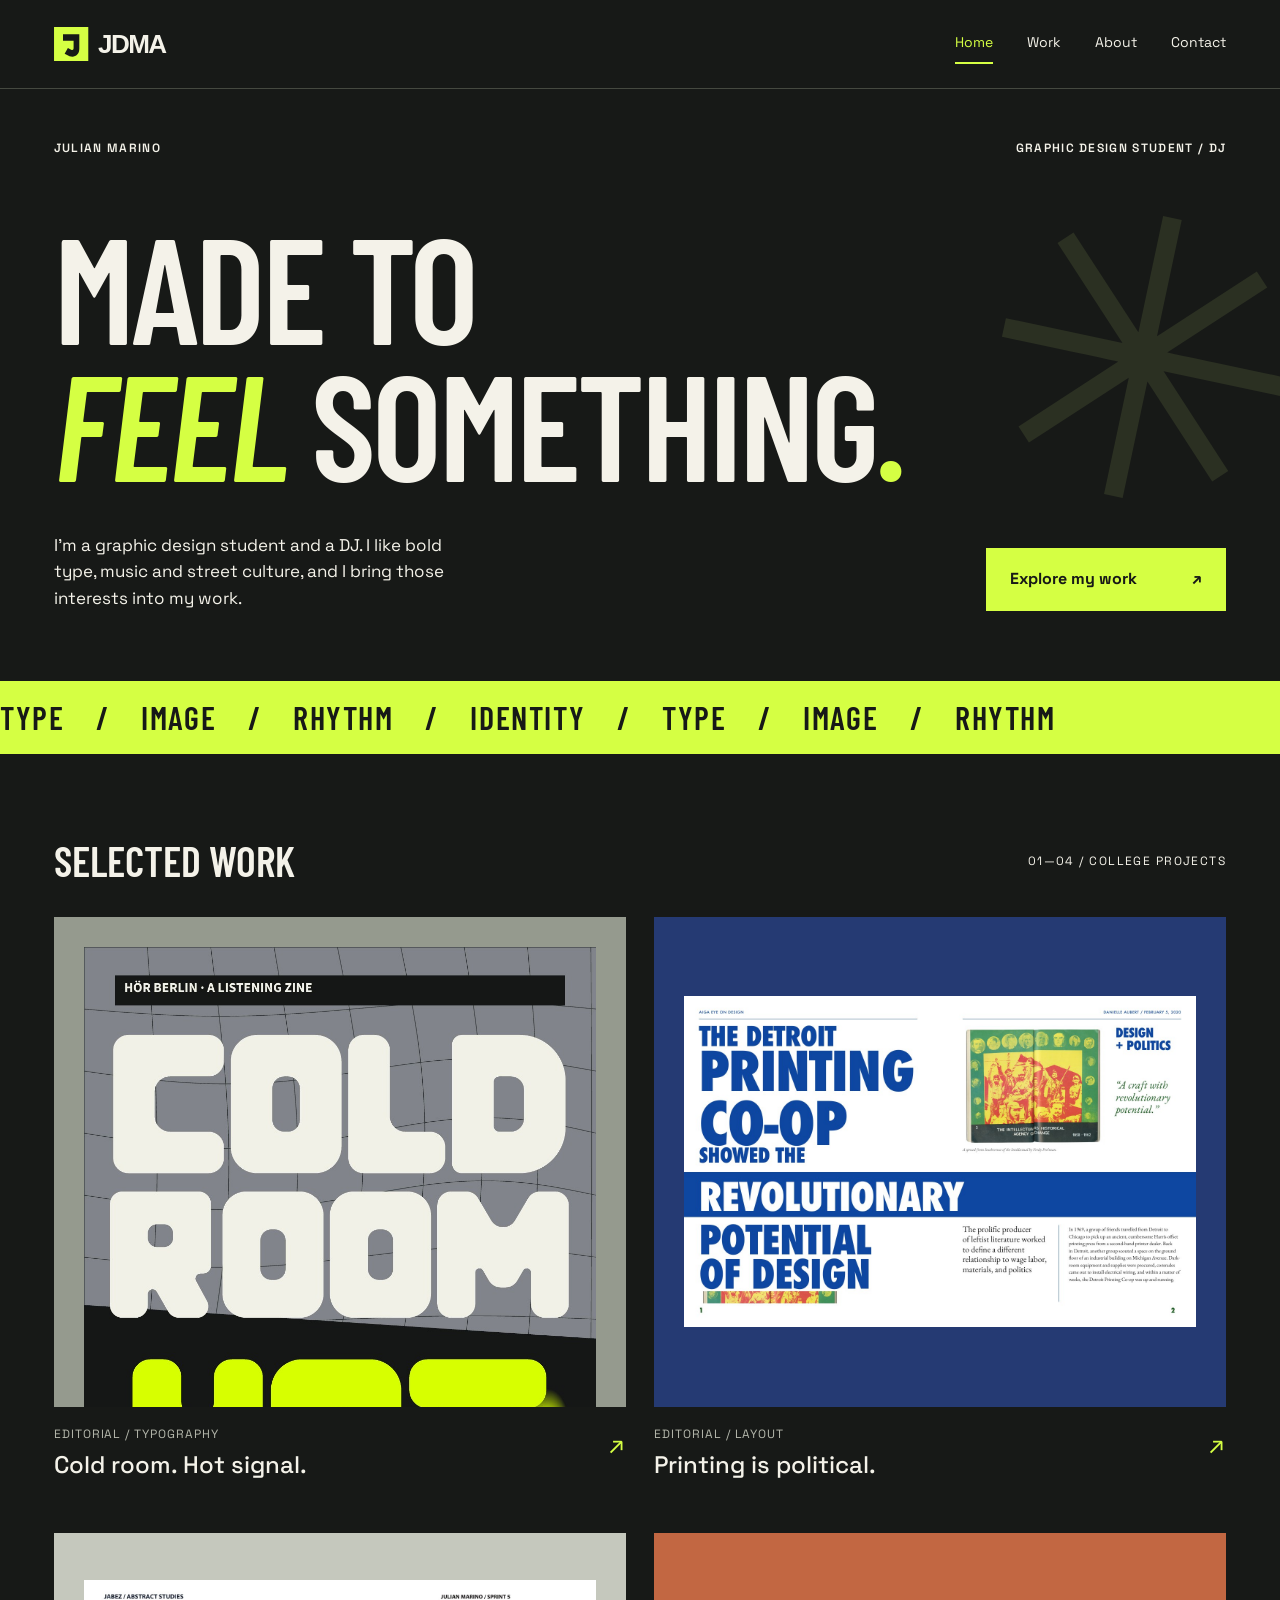
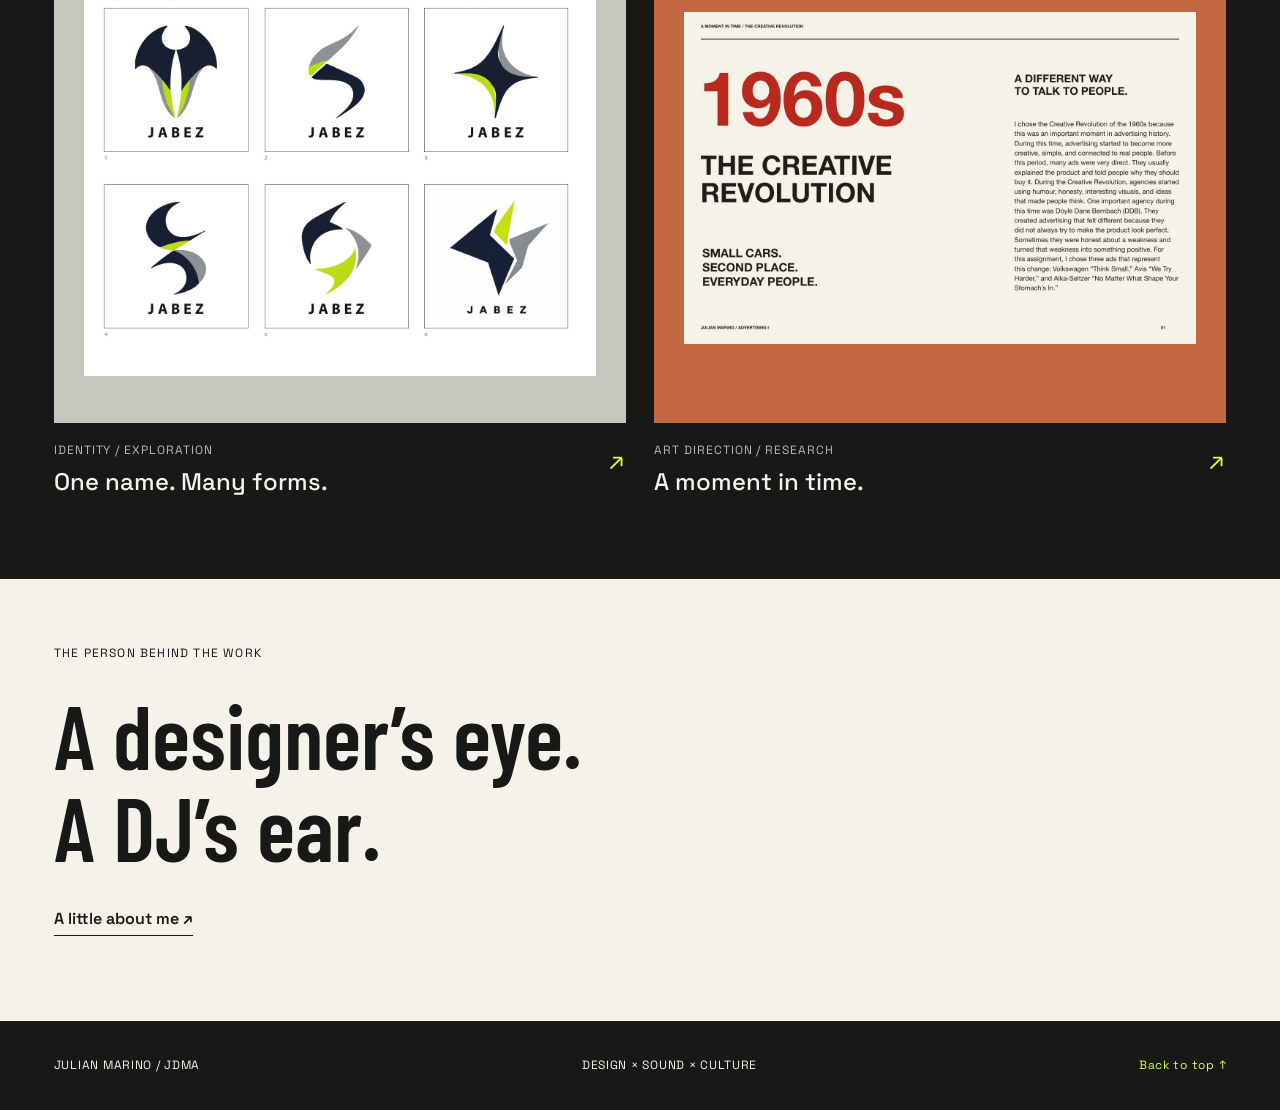
<file: index.html>
<!doctype html><html lang="en"><head><meta charset="utf-8"><meta name="viewport" content="width=device-width, initial-scale=1"><meta name="description" content="Julian Marino — graphic design, typography and visual identity. Selected college projects and explorations."><title>Selected work — Julian Marino</title><link rel="icon" href="assets/jdma-logo.svg" type="image/svg+xml"><link rel="preconnect" href="https://fonts.googleapis.com"><link rel="preconnect" href="https://fonts.gstatic.com" crossorigin><link href="https://fonts.googleapis.com/css2?family=Barlow+Condensed:wght@500;600;700&family=Space+Grotesk:wght@400;500;600;700&display=swap" rel="stylesheet"><link rel="stylesheet" href="style.css"></head><body><a class="skip" href="#main">Skip to content</a><header class="site-header"><a class="brand" href="index.html" aria-label="Julian Marino home"><img src="assets/jdma-logo.svg" width="190" height="42" alt="JDMA"></a><nav aria-label="Main navigation"><a href="index.html" aria-current="page">Home</a><a href="work.html">Work</a><a href="about.html">About</a><a href="contact.html">Contact</a></nav></header><main id="main"><section class="hero" id="top"><div class="eyebrow"><span>JULIAN MARINO</span><span>GRAPHIC DESIGN STUDENT / DJ</span></div><h1>MADE TO<br><span>FEEL</span> SOMETHING<span class="period">.</span></h1><div class="hero-bottom"><p>I’m a graphic design student and a DJ. I like bold type, music and street culture, and I bring those interests into my work.</p><a class="button" href="work.html">Explore my work <span aria-hidden="true">↗</span></a></div><span class="orbit" aria-hidden="true">✳</span></section><div class="ticker" aria-hidden="true">TYPE / IMAGE / RHYTHM / IDENTITY / TYPE / IMAGE / RHYTHM</div><section class="section"><div class="section-heading"><h2>SELECTED WORK</h2><span>01—04 / COLLEGE PROJECTS</span></div><div class="project-grid"><a class="project-card hor" href="work.html#hor"><div class="project-image"><img src="assets/hor.jpg" alt="Cold room. Hot signal. project preview" loading="lazy" width="1000" height="750"></div><div class="project-caption"><span>Editorial / Typography</span><span aria-hidden="true">↗</span><h3>Cold room. Hot signal.</h3></div></a><a class="project-card detroit" href="work.html#detroit"><div class="project-image"><img src="assets/detroit.jpg" alt="Printing is political. project preview" loading="lazy" width="1000" height="750"></div><div class="project-caption"><span>Editorial / Layout</span><span aria-hidden="true">↗</span><h3>Printing is political.</h3></div></a><a class="project-card jabez" href="work.html#jabez"><div class="project-image"><img src="assets/jabez.jpg" alt="One name. Many forms. project preview" loading="lazy" width="1000" height="750"></div><div class="project-caption"><span>Identity / Exploration</span><span aria-hidden="true">↗</span><h3>One name. Many forms.</h3></div></a><a class="project-card advertising" href="work.html#advertising"><div class="project-image"><img src="assets/advertising.jpg" alt="A moment in time. project preview" loading="lazy" width="1000" height="750"></div><div class="project-caption"><span>Art direction / Research</span><span aria-hidden="true">↗</span><h3>A moment in time.</h3></div></a></div></section><section class="closing"><p>THE PERSON BEHIND THE WORK</p><h2>A designer’s eye.<br>A DJ’s ear.</h2><a class="text-link" href="about.html">A little about me ↗</a></section></main><footer class="site-footer"><span>JULIAN MARINO / JDMA</span><span>DESIGN × SOUND × CULTURE</span><a href="#top">Back to top ↑</a></footer></body></html>
</file>
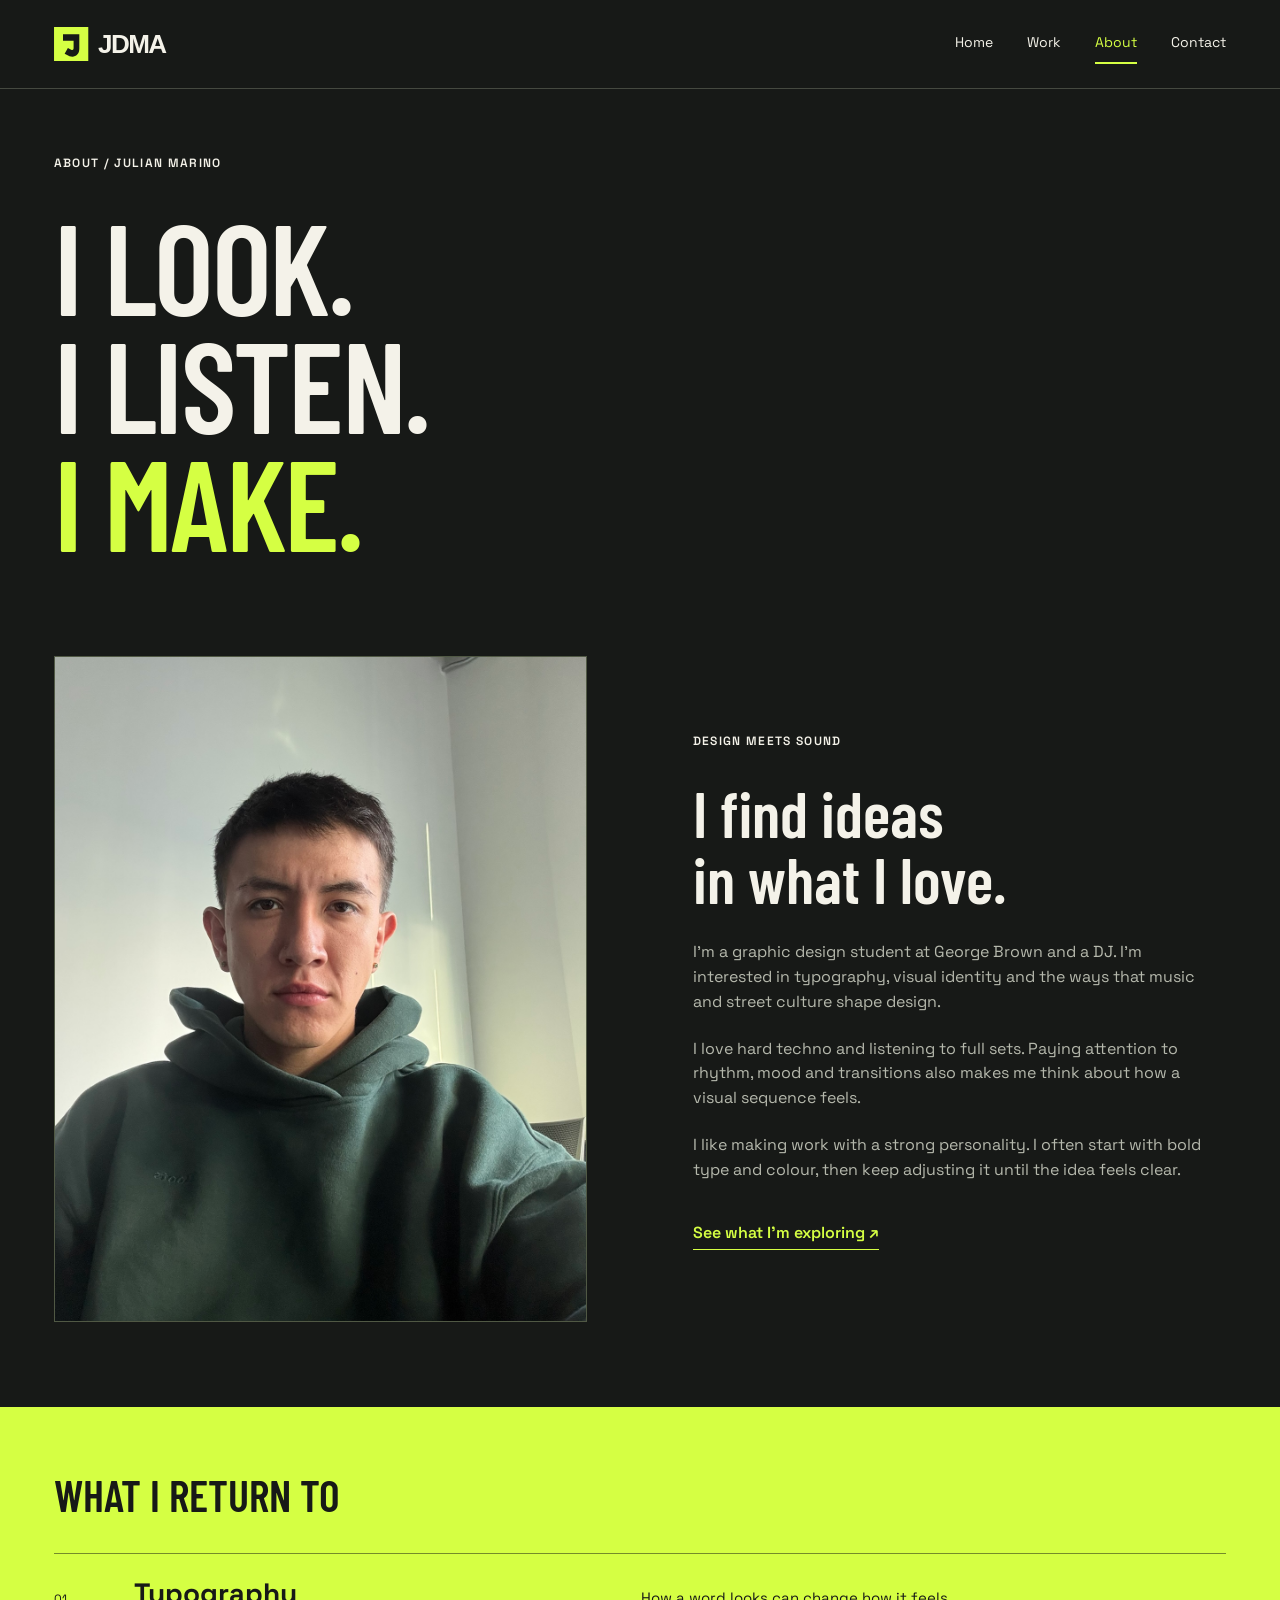
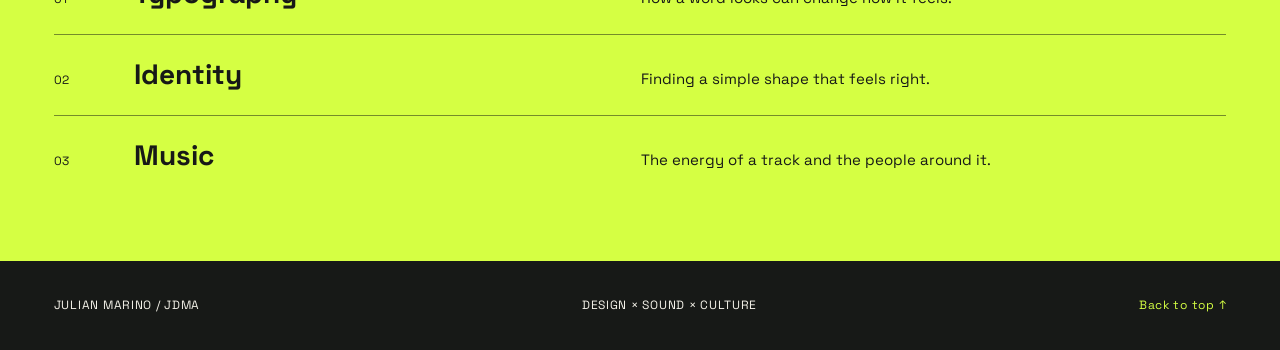
<file: about.html>
<!doctype html><html lang="en"><head><meta charset="utf-8"><meta name="viewport" content="width=device-width, initial-scale=1"><meta name="description" content="Julian Marino — graphic design, typography and visual identity. Selected college projects and explorations."><title>About — Julian Marino</title><link rel="icon" href="assets/jdma-logo.svg" type="image/svg+xml"><link rel="preconnect" href="https://fonts.googleapis.com"><link rel="preconnect" href="https://fonts.gstatic.com" crossorigin><link href="https://fonts.googleapis.com/css2?family=Barlow+Condensed:wght@500;600;700&family=Space+Grotesk:wght@400;500;600;700&display=swap" rel="stylesheet"><link rel="stylesheet" href="style.css"></head><body><a class="skip" href="#main">Skip to content</a><header class="site-header"><a class="brand" href="index.html" aria-label="Julian Marino home"><img src="assets/jdma-logo.svg" width="190" height="42" alt="JDMA"></a><nav aria-label="Main navigation"><a href="index.html">Home</a><a href="work.html">Work</a><a href="about.html" aria-current="page">About</a><a href="contact.html">Contact</a></nav></header><main id="main"><section class="page-intro" id="top"><p class="eyebrow">ABOUT / JULIAN MARINO</p><h1>I LOOK.<br>I LISTEN.<br><span>I MAKE.</span></h1></section><section class="about-grid"><div class="portrait-space"><img src="assets/julian-portrait.jpg" width="1200" height="1600" alt="Portrait of Julian Marino wearing a green hoodie"></div><div class="about-copy"><span class="eyebrow">DESIGN MEETS SOUND</span><h2>I find ideas<br>in what I love.</h2><p>I’m a graphic design student at George Brown and a DJ. I’m interested in typography, visual identity and the ways that music and street culture shape design.</p><p>I love hard techno and listening to full sets. Paying attention to rhythm, mood and transitions also makes me think about how a visual sequence feels.</p><p>I like making work with a strong personality. I often start with bold type and colour, then keep adjusting it until the idea feels clear.</p><a class="text-link" href="work.html">See what I’m exploring ↗</a></div></section><section class="interests"><h2>WHAT I RETURN TO</h2><div><span>01</span><h3>Typography</h3><p>How a word looks can change how it feels.</p></div><div><span>02</span><h3>Identity</h3><p>Finding a simple shape that feels right.</p></div><div><span>03</span><h3>Music</h3><p>The energy of a track and the people around it.</p></div></section></main><footer class="site-footer"><span>JULIAN MARINO / JDMA</span><span>DESIGN × SOUND × CULTURE</span><a href="#top">Back to top ↑</a></footer></body></html>
</file>
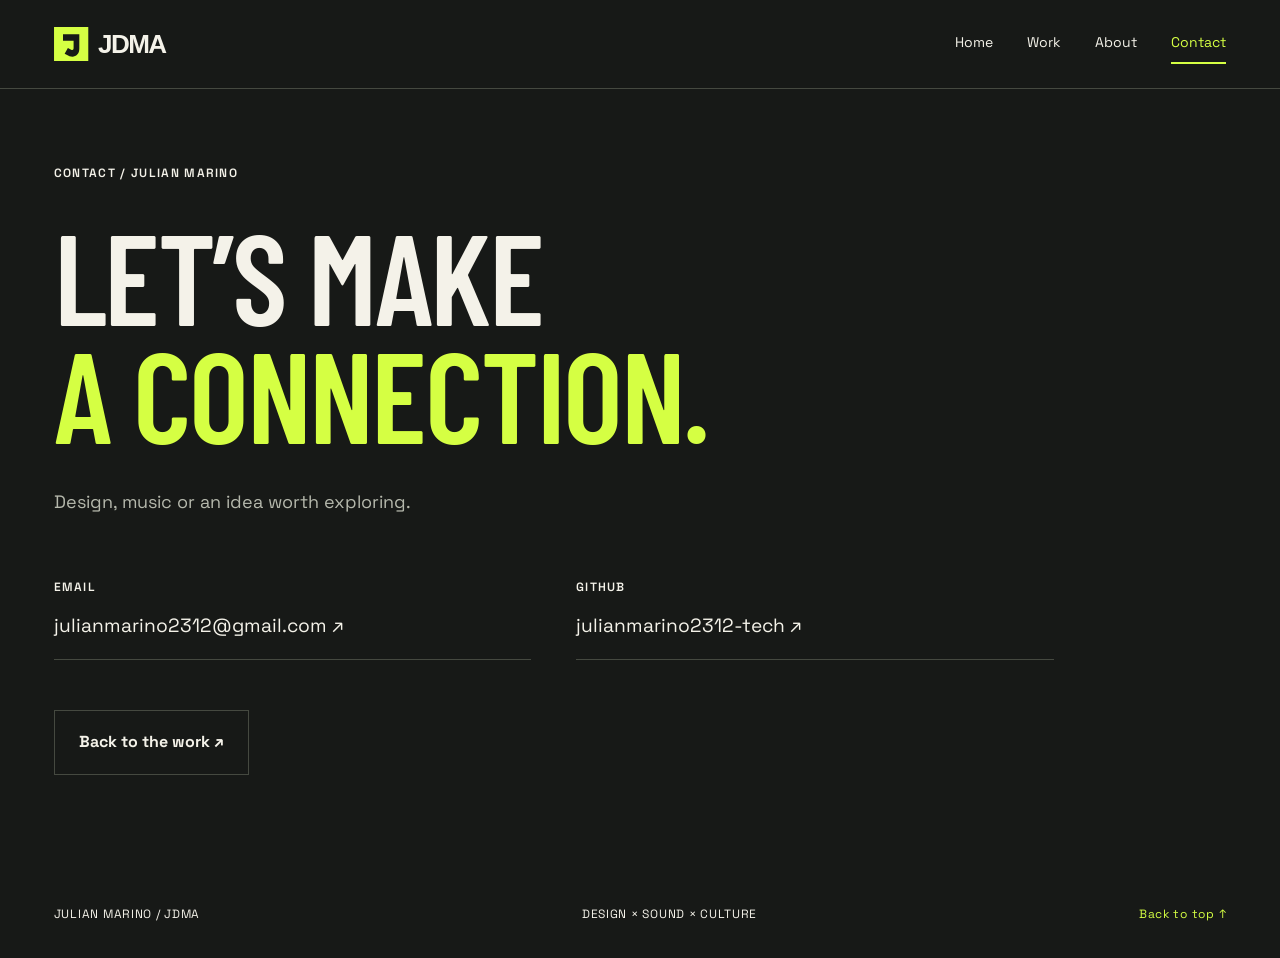
<file: contact.html>
<!doctype html><html lang="en"><head><meta charset="utf-8"><meta name="viewport" content="width=device-width, initial-scale=1"><meta name="description" content="Julian Marino — graphic design, typography and visual identity. Selected college projects and explorations."><title>Contact — Julian Marino</title><link rel="icon" href="assets/jdma-logo.svg" type="image/svg+xml"><link rel="preconnect" href="https://fonts.googleapis.com"><link rel="preconnect" href="https://fonts.gstatic.com" crossorigin><link href="https://fonts.googleapis.com/css2?family=Barlow+Condensed:wght@500;600;700&family=Space+Grotesk:wght@400;500;600;700&display=swap" rel="stylesheet"><link rel="stylesheet" href="style.css"></head><body><a class="skip" href="#main">Skip to content</a><header class="site-header"><a class="brand" href="index.html" aria-label="Julian Marino home"><img src="assets/jdma-logo.svg" width="190" height="42" alt="JDMA"></a><nav aria-label="Main navigation"><a href="index.html">Home</a><a href="work.html">Work</a><a href="about.html">About</a><a href="contact.html" aria-current="page">Contact</a></nav></header><main id="main"><section class="contact-hero" id="top"><p class="eyebrow">CONTACT / JULIAN MARINO</p><h1>LET’S MAKE<br><span>A CONNECTION.</span></h1><p class="intro-copy">Design, music or an idea worth exploring.</p><div class="contact-details"><div><h2>EMAIL</h2><a class="contact-link" href="mailto:julianmarino2312@gmail.com">julianmarino2312@gmail.com ↗</a></div><div><h2>GITHUB</h2><a class="contact-link" href="https://github.com/julianmarino2312-tech">julianmarino2312-tech ↗</a></div></div><a class="button outline" href="work.html">Back to the work ↗</a></section></main><footer class="site-footer"><span>JULIAN MARINO / JDMA</span><span>DESIGN × SOUND × CULTURE</span><a href="#top">Back to top ↑</a></footer></body></html>
</file>
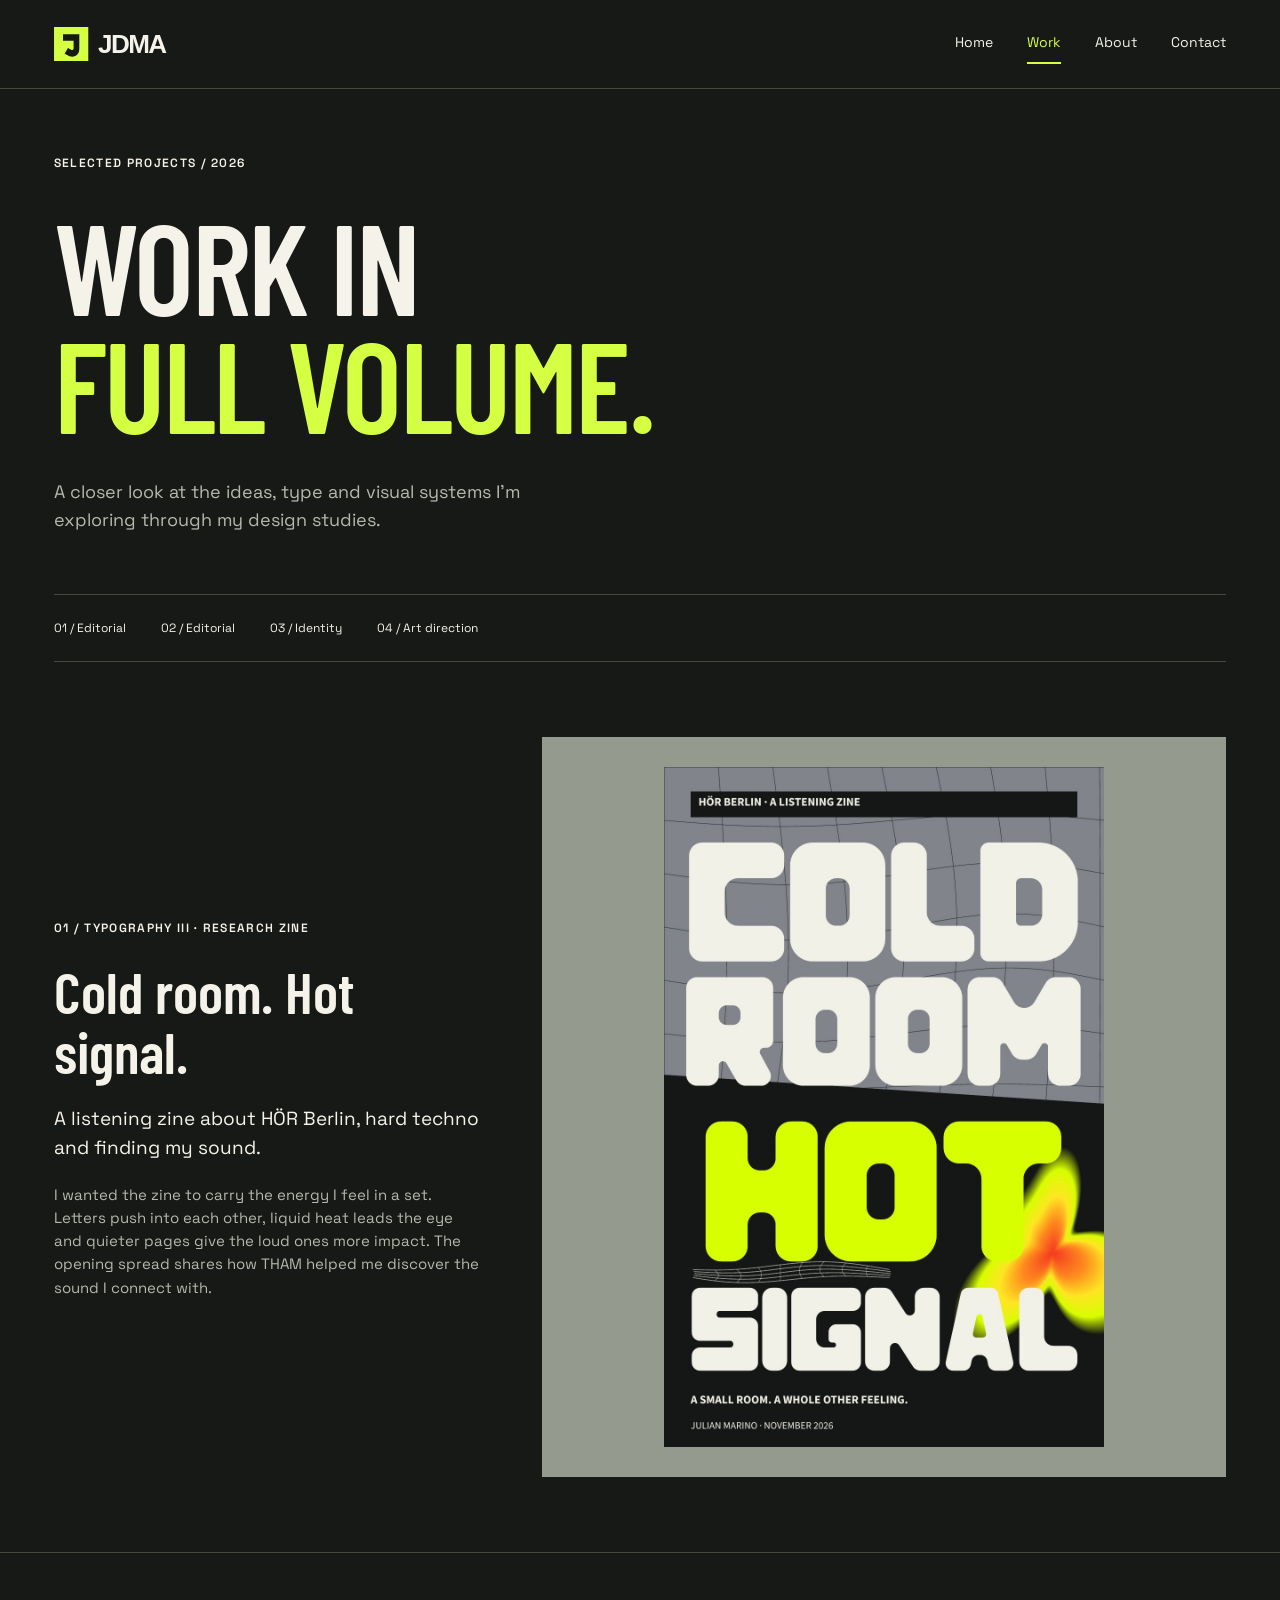
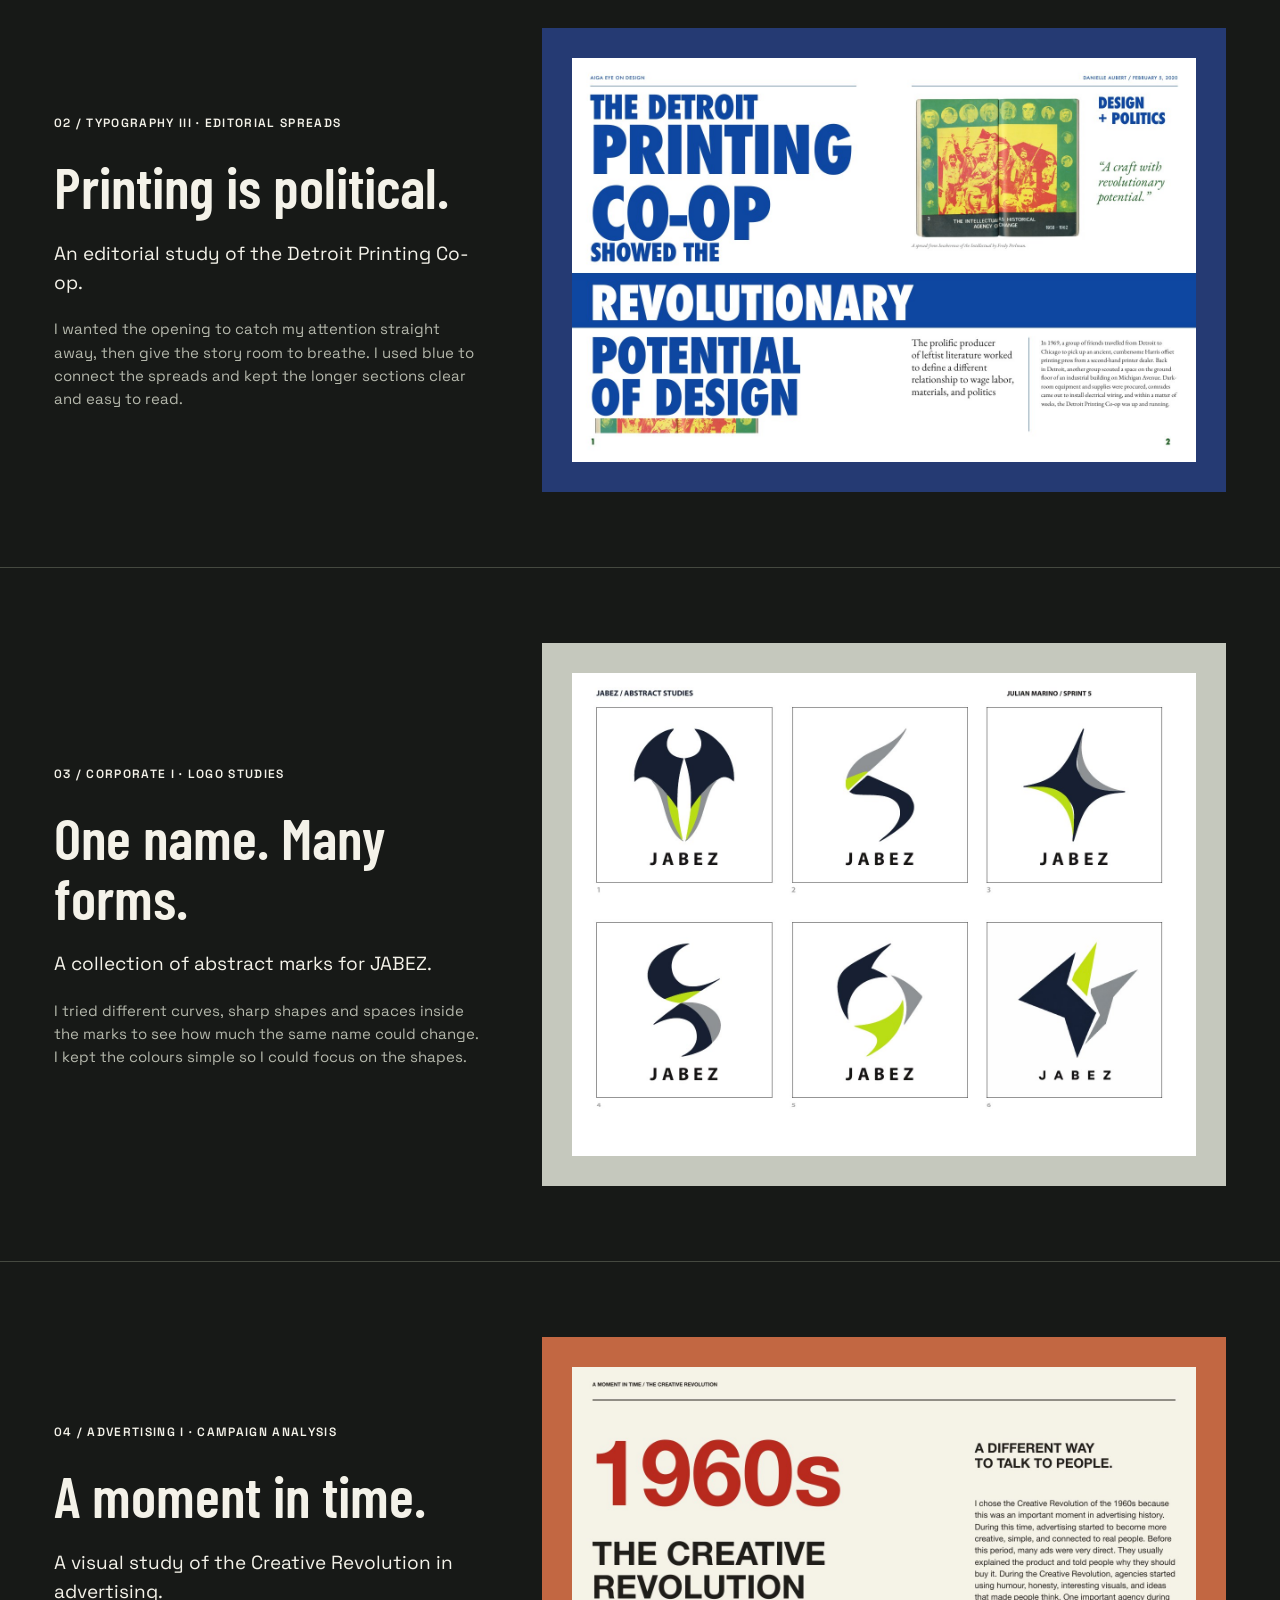
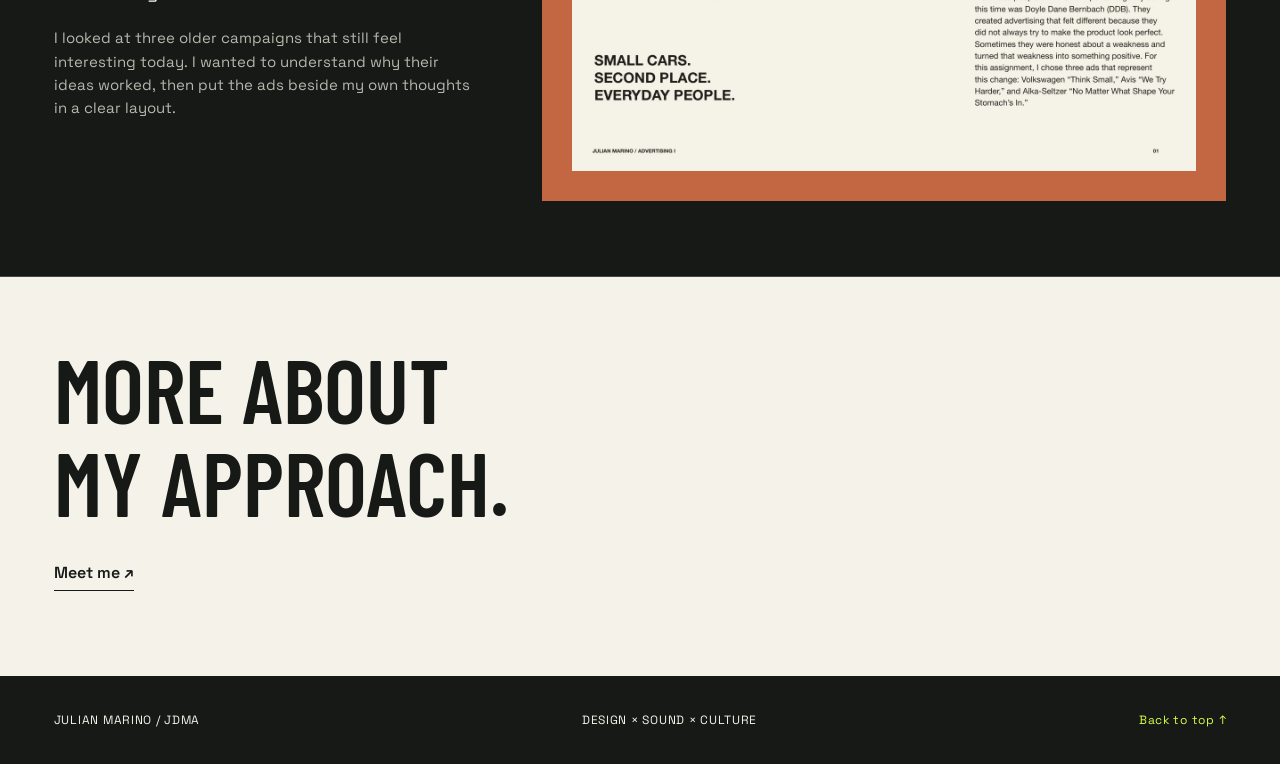
<file: work.html>
<!doctype html><html lang="en"><head><meta charset="utf-8"><meta name="viewport" content="width=device-width, initial-scale=1"><meta name="description" content="Julian Marino — graphic design, typography and visual identity. Selected college projects and explorations."><title>Work — Julian Marino</title><link rel="icon" href="assets/jdma-logo.svg" type="image/svg+xml"><link rel="preconnect" href="https://fonts.googleapis.com"><link rel="preconnect" href="https://fonts.gstatic.com" crossorigin><link href="https://fonts.googleapis.com/css2?family=Barlow+Condensed:wght@500;600;700&family=Space+Grotesk:wght@400;500;600;700&display=swap" rel="stylesheet"><link rel="stylesheet" href="style.css"></head><body><a class="skip" href="#main">Skip to content</a><header class="site-header"><a class="brand" href="index.html" aria-label="Julian Marino home"><img src="assets/jdma-logo.svg" width="190" height="42" alt="JDMA"></a><nav aria-label="Main navigation"><a href="index.html">Home</a><a href="work.html" aria-current="page">Work</a><a href="about.html">About</a><a href="contact.html">Contact</a></nav></header><main id="main"><section class="page-intro" id="top"><p class="eyebrow">SELECTED PROJECTS / 2026</p><h1>WORK IN<br><span>FULL VOLUME.</span></h1><p class="intro-copy">A closer look at the ideas, type and visual systems I’m exploring through my design studies.</p></section><nav class="project-index" aria-label="Project index"><a href="#hor">01 / Editorial</a><a href="#detroit">02 / Editorial</a><a href="#jabez">03 / Identity</a><a href="#advertising">04 / Art direction</a></nav><article class="case-study" id="hor"><div class="case-copy"><span class="eyebrow">01 / Typography III · Research zine</span><h2>Cold room. Hot signal.</h2><p class="lead">A listening zine about HÖR Berlin, hard techno and finding my sound.</p><p>I wanted the zine to carry the energy I feel in a set. Letters push into each other, liquid heat leads the eye and quieter pages give the loud ones more impact. The opening spread shares how THAM helped me discover the sound I connect with.</p></div><div class="case-image hor"><img src="assets/hor.jpg" alt="Cold room. Hot signal. design" width="1400" height="1000" loading="lazy"></div></article><article class="case-study" id="detroit"><div class="case-copy"><span class="eyebrow">02 / Typography III · Editorial spreads</span><h2>Printing is political.</h2><p class="lead">An editorial study of the Detroit Printing Co-op.</p><p>I wanted the opening to catch my attention straight away, then give the story room to breathe. I used blue to connect the spreads and kept the longer sections clear and easy to read.</p></div><div class="case-image detroit"><img src="assets/detroit.jpg" alt="Printing is political. design" width="1400" height="1000" loading="lazy"></div></article><article class="case-study" id="jabez"><div class="case-copy"><span class="eyebrow">03 / Corporate I · Logo studies</span><h2>One name. Many forms.</h2><p class="lead">A collection of abstract marks for JABEZ.</p><p>I tried different curves, sharp shapes and spaces inside the marks to see how much the same name could change. I kept the colours simple so I could focus on the shapes.</p></div><div class="case-image jabez"><img src="assets/jabez.jpg" alt="One name. Many forms. design" width="1400" height="1000" loading="lazy"></div></article><article class="case-study" id="advertising"><div class="case-copy"><span class="eyebrow">04 / Advertising I · Campaign analysis</span><h2>A moment in time.</h2><p class="lead">A visual study of the Creative Revolution in advertising.</p><p>I looked at three older campaigns that still feel interesting today. I wanted to understand why their ideas worked, then put the ads beside my own thoughts in a clear layout.</p></div><div class="case-image advertising"><img src="assets/advertising.jpg" alt="A moment in time. design" width="1400" height="1000" loading="lazy"></div></article><section class="closing compact"><h2>MORE ABOUT<br>MY APPROACH.</h2><a class="text-link" href="about.html">Meet me ↗</a></section></main><footer class="site-footer"><span>JULIAN MARINO / JDMA</span><span>DESIGN × SOUND × CULTURE</span><a href="#top">Back to top ↑</a></footer></body></html>
</file>
<file: style.css>
:root{--ink:#171917;--paper:#f4f2e9;--acid:#d5ff43;--muted:#b5b8ac;--line:#454940;--display:'Barlow Condensed',Impact,sans-serif;--body:'Space Grotesk',Arial,sans-serif}*{box-sizing:border-box}html{scroll-behavior:smooth;scroll-padding-top:100px}body{margin:0;background:var(--ink);color:var(--paper);font-family:var(--body);font-size:16px;line-height:1.55}a{color:inherit;text-decoration:none}a:focus-visible{outline:3px solid var(--acid);outline-offset:6px}img{display:block;max-width:100%;height:auto}h1,h2,h3,p{margin:0}h1,h2,h3{line-height:1.03}h1,h2{font-family:var(--display);font-weight:600}h1 span{color:var(--acid)}.skip{position:fixed;top:-100px;left:16px;padding:12px 18px;background:var(--acid);color:var(--ink);z-index:100}.skip:focus{top:10px}.site-header{display:flex;align-items:center;justify-content:space-between;gap:24px;padding:24px 4.2%;border-bottom:1px solid var(--line)}.brand{width:155px}.site-header nav{display:flex;gap:34px;align-items:center}.site-header nav a{font-size:14px;padding:8px 0;border-bottom:2px solid transparent}.site-header nav a:hover,.site-header nav a[aria-current]{color:var(--acid);border-bottom-color:var(--acid)}.hero{position:relative;isolation:isolate;padding:50px 4.2% 70px;overflow:hidden}.eyebrow{font-size:12px;letter-spacing:.11em;text-transform:uppercase;font-weight:600}.hero .eyebrow{display:flex;justify-content:space-between}.hero h1{font-size:clamp(72px,11.7vw,180px);letter-spacing:-.025em;line-height:.91;margin:60px 0 42px;max-width:1200px}.hero h1>span:first-of-type{font-style:italic}.period{color:var(--acid)}.hero-bottom{display:flex;justify-content:space-between;gap:60px;align-items:end;position:relative;z-index:1}.hero-bottom p{max-width:420px;font-size:17px}.button{display:inline-flex;align-items:center;justify-content:space-between;gap:55px;padding:19px 24px;background:var(--acid);color:var(--ink);font-weight:700;white-space:nowrap;transition:background .2s,transform .2s}.button:hover{background:var(--paper);transform:translateY(-2px)}.orbit{position:absolute;right:-25px;top:80px;font-family:Arial,sans-serif;font-size:390px;line-height:1;color:#2b3022;z-index:-1;transform:rotate(12deg)}.ticker{overflow:hidden;white-space:nowrap;background:var(--acid);color:var(--ink);padding:12px 0;font-family:var(--display);font-weight:600;font-size:32px;letter-spacing:.05em;word-spacing:24px}.section{padding:85px 4.2%}.section-heading{display:flex;justify-content:space-between;align-items:center;gap:20px;margin-bottom:34px}.section-heading h2{font-size:42px}.section-heading>span{font-size:12px;letter-spacing:.12em}.project-grid{display:grid;grid-template-columns:1fr 1fr;gap:55px 28px}.project-image{height:490px;overflow:hidden;display:grid;place-items:center;padding:30px;background:#d5d4cd}.project-image img{width:100%;height:100%;object-fit:contain;transition:transform .4s}.project-card:hover img{transform:scale(1.025)}.hor .project-image,.case-image.hor{background:#959a8e}.detroit .project-image,.case-image.detroit{background:#253a73}.jabez .project-image,.case-image.jabez{background:#c5c8bd}.advertising .project-image,.case-image.advertising{background:#c26742}.project-caption{display:grid;grid-template-columns:1fr auto;padding-top:18px;gap:10px}.project-caption>span{font-size:12px;color:var(--muted);text-transform:uppercase;letter-spacing:.08em}.project-caption>span:nth-child(2){color:var(--acid);font-size:25px;grid-row:span 2}.project-caption h3{font-size:24px;font-weight:500}.closing{padding:65px 4.2% 85px;background:var(--paper);color:var(--ink)}.closing>p{font-size:12px;letter-spacing:.1em;margin-bottom:25px}.closing h2{font-size:clamp(55px,7vw,100px);margin-bottom:30px}.text-link{display:inline-block;border-bottom:1px solid currentColor;padding:4px 0;font-weight:600}.text-link:hover{opacity:.7}.site-footer{padding:35px 4.2%;display:flex;justify-content:space-between;gap:20px;font-size:12px;letter-spacing:.06em}.site-footer a{color:var(--acid)}.page-intro{padding:65px 4.2% 60px}.page-intro h1,.contact-hero h1{font-size:clamp(76px,10vw,150px);letter-spacing:-.02em;line-height:.92;margin:35px 0}.intro-copy{max-width:530px;font-size:18px;color:var(--muted)}.project-index{margin:0 4.2%;display:flex;gap:35px;padding:24px 0;border-block:1px solid var(--line);font-size:12px}.project-index a:hover{color:var(--acid)}.case-study{padding:75px 4.2%;display:grid;grid-template-columns:1fr 1.6fr;gap:60px;border-bottom:1px solid var(--line);align-items:center;scroll-margin-top:25px}.case-copy h2{font-size:58px;margin:22px 0}.case-copy p{color:var(--muted);font-size:15px;margin-top:20px}.case-copy .lead{color:var(--paper);font-size:19px}.case-image{padding:30px;min-height:420px;display:grid;place-items:center}.case-image img{max-height:680px;object-fit:contain}.compact{margin-top:0}.about-grid{display:grid;grid-template-columns:1fr 1fr;gap:9%;padding:0 4.2% 85px;align-items:center}.portrait-space{aspect-ratio:4/5;background:#33382d;border:1px solid #505844}.about-copy h2{font-size:64px;margin:28px 0}.about-copy p{max-width:530px;margin:22px 0;color:var(--muted)}.about-copy .text-link{margin-top:12px;color:var(--acid)}.interests{padding:65px 4.2%;background:var(--acid);color:var(--ink)}.interests>h2{font-size:44px;margin-bottom:35px}.interests>div{display:grid;grid-template-columns:60px 1fr 1.2fr;gap:20px;align-items:baseline;border-top:1px solid #748c2a;padding:25px 0}.interests h3{font-size:28px}.interests>div>span{font-size:12px}.interests p{font-size:15px}.contact-hero{padding:75px 4.2% 95px;min-height:75vh}.contact-details{display:grid;grid-template-columns:1fr 1fr;gap:45px;margin:65px 0 50px;max-width:1000px}.contact-details h2{font-family:var(--body);font-size:12px;letter-spacing:.1em}.empty-detail{height:60px;border-bottom:1px solid var(--line)}.outline{background:transparent;color:var(--paper);border:1px solid var(--line)}.outline:hover{color:var(--ink)}
@media(min-width:1600px){.hero,.section,.page-intro,.case-study,.about-grid,.closing,.interests,.contact-hero{padding-left:max(4.2%,calc((100vw - 1460px)/2));padding-right:max(4.2%,calc((100vw - 1460px)/2))}}
@media(max-width:1000px){.hero h1{font-size:12vw}.project-image{height:350px;padding:22px}.case-study{gap:30px;grid-template-columns:1fr 1.2fr}.case-copy h2{font-size:46px}.case-image{min-height:300px;padding:18px}.about-copy h2{font-size:48px}.about-grid{gap:6%}.project-index{gap:24px;flex-wrap:wrap}}
@media(max-width:600px){.site-header{padding:20px 22px;gap:18px;flex-wrap:wrap}.brand{width:126px}.site-header nav{gap:22px;justify-content:space-between;width:100%}.site-header nav a{font-size:13px}.hero{padding:34px 22px 42px}.hero .eyebrow{display:block;font-size:12px}.hero .eyebrow span{display:block;margin-bottom:5px}.hero h1{font-size:17.5vw;margin:38px 0 28px;line-height:.95}.hero-bottom{display:block}.hero-bottom p{font-size:15px;max-width:350px}.hero-bottom .button{margin-top:28px;width:100%}.orbit{font-size:230px;right:-90px;top:75px}.ticker{font-size:24px;padding:8px 0}.section{padding:45px 22px}.section-heading{align-items:start;flex-direction:column;gap:9px}.section-heading h2{font-size:34px}.project-grid{grid-template-columns:1fr;gap:35px}.project-image{height:390px;padding:24px}.project-caption h3{font-size:22px}.closing{padding:45px 22px 55px}.closing h2{font-size:56px}.site-footer{padding:28px 22px;flex-direction:column;gap:12px}.page-intro,.contact-hero{padding:42px 22px}.page-intro h1,.contact-hero h1{font-size:17vw}.intro-copy{font-size:16px}.project-index{margin:0 22px;display:grid;grid-template-columns:1fr 1fr;gap:15px;font-size:12px}.case-study{display:flex;flex-direction:column;align-items:stretch;padding:45px 22px;gap:28px}.case-copy h2{font-size:47px}.case-copy p{font-size:15px}.case-image{min-height:250px}.about-grid{grid-template-columns:1fr;padding:0 22px 50px;gap:38px}.portrait-space{max-height:450px;width:100%;aspect-ratio:4/5}.about-copy h2{font-size:48px}.interests{padding:45px 22px}.interests>h2{font-size:34px}.interests>div{grid-template-columns:30px 1fr;gap:12px}.interests p{grid-column:2}.interests h3{font-size:25px}.contact-details{grid-template-columns:1fr;gap:32px;margin:40px 0}.contact-hero .button{width:100%}}
@media(prefers-reduced-motion:reduce){html{scroll-behavior:auto}*{transition:none!important}}

.portrait-space{overflow:hidden}.portrait-space img{width:100%;height:100%;object-fit:cover}.contact-link{display:block;padding:18px 0;border-bottom:1px solid var(--line);font-size:clamp(15px,1.5vw,21px);overflow-wrap:anywhere}.contact-link:hover{color:var(--acid)}
</file>
